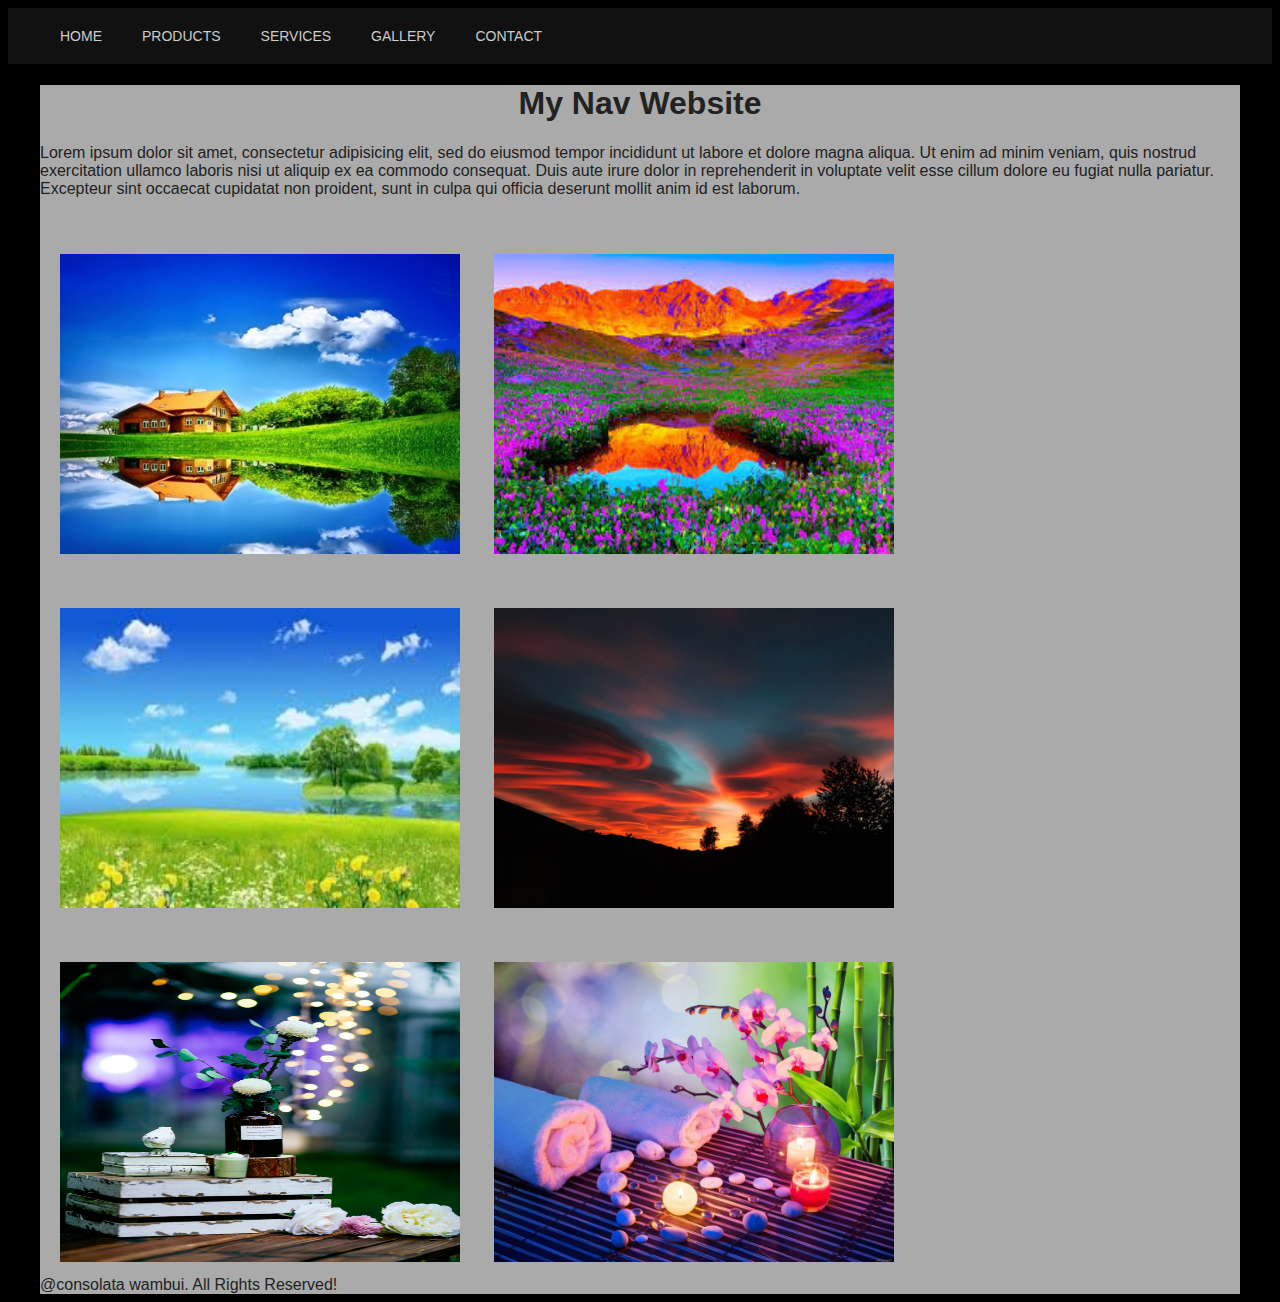
<file: index.html>
<!DOCTYPE html>
<html>
<head>
	<link rel="stylesheet" type="text/css" href="css/main.css">
	<title></title>
</head>
<body>
<header>
	<nav>
		<ul>
			<li><a href="home.html"> HOME</a></li>
			<li><a href="product.html"> PRODUCTS</a></li>
			<li><a href="service.html"> SERVICES</a></li>
			<li><a href="gallery.html"> GALLERY</a></li>
			<li><a href="contact.html">CONTACT</a></li>
		</ul>
	</nav>

</header>
<div class="container">
	<h1>My Nav Website</h1>

	<p> Lorem ipsum dolor sit amet, consectetur adipisicing elit, sed do eiusmod
	tempor incididunt ut labore et dolore magna aliqua. Ut enim ad minim veniam,
	quis nostrud exercitation ullamco laboris nisi ut aliquip ex ea commodo
	consequat. Duis aute irure dolor in reprehenderit in voluptate velit esse
	cillum dolore eu fugiat nulla pariatur. Excepteur sint occaecat cupidatat non
	proident, sunt in culpa qui officia deserunt mollit anim id est laborum.</p>

	<img src="images/pic.jpg" width="400" height="300">

	<img src="images/pic1.jpg" width="400" height="300">
	<img src="images/pic3.jpg" width="400" height="300">
	<img src="images/pic4.jpg" width="400" height="300">
	<img src="images/pic5.jpg" width="400" height="300">
	<img src="images/pic6.jpg" width="400" height="300">




	<footer>@consolata wambui. All Rights Reserved!</footer>
</div>  

</body>
</html>
</file>
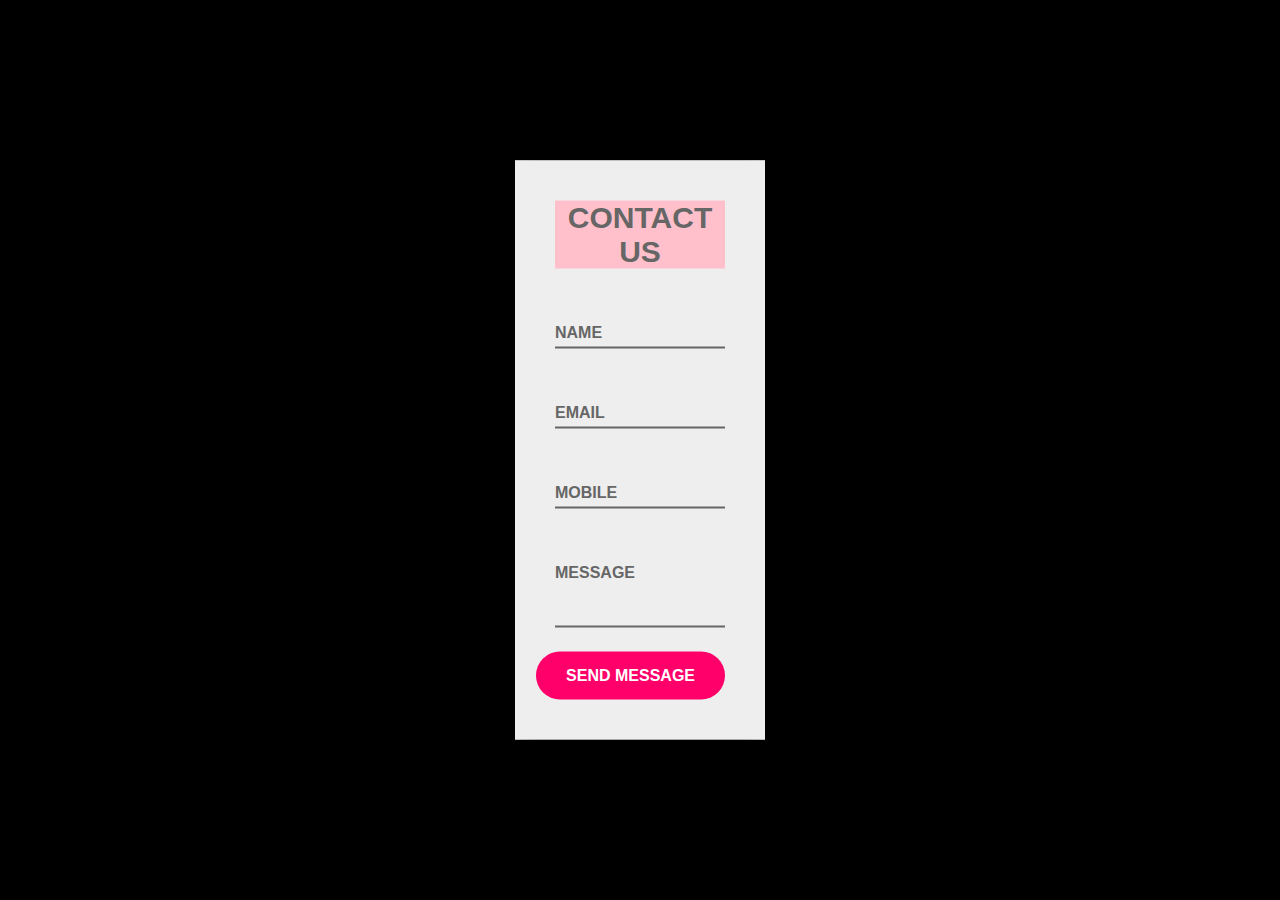
<file: contact.html>
<!DOCTYPE html>
<html>

<head>
    <title></title>
    <link rel="stylesheet" type="text/css" href="css/main.css">
</head>
<body>
    <div class="wrapper">
    <h2>Contact Us</h2>
    <form>
        <div class="input-field">
            <input type="text" name="" required="">
            <label>Name</label>
        </div>
        <div class="input-field">
            <input type="email" name="" required="">
            <label>Email</label>
        </div>
        <div class="input-field">
            <input type="tel" name="" required="">
            <label>Mobile</label>
        </div>
        <div class="input-field">
            <textarea rows="3" required=""></textarea>
            <label>message</label>
        </div>
        <input type="submit" name="" value="Send Message" class="btn">
    </form>
</div>
</body>
</html> 
<head>
    <title></title>
</head>
<body>
    <div class="wrapper">
    <h2>Contact Us</h2>
    <form>
        <div class="input-field">
            <input type="text" name="" required="">
            <label>Name</label>
        </div>
        <div class="input-field">
            <input type="email" name="" required="">
            <label>Email</label>
        </div>
        <div class="input-field">
            <input type="tel" name="" required="">
            <label>Mobile</label>
        </div>
        <div class="input-field">
            <textarea rows="3" required=""></textarea>
            <label>message</label>
        </div>
        <input type="submit" name="" value="Send Message" class="btn">
    </form>
</div>
</body>
</html> 
<head>
    <title></title>
</head>
<body>
    <div class="wrapper">
    <h2>Contact Us</h2>
    <form>
        <div class="input-field">
            <input type="text" name="" required="">
            <label>Name</label>
        </div>
        <div class="input-field">
            <input type="email" name="" required="">
            <label>Email</label>
        </div>
        <div class="input-field">
            <input type="tel" name="" required="">
            <label>Mobile</label>
        </div>
        <div class="input-field">
            <textarea rows="3" required=""></textarea>
            <label>message</label>
        </div>
        <input type="submit" name="" value="Send Message" class="btn">
    </form>
</div>
</body>
</html>
</file>
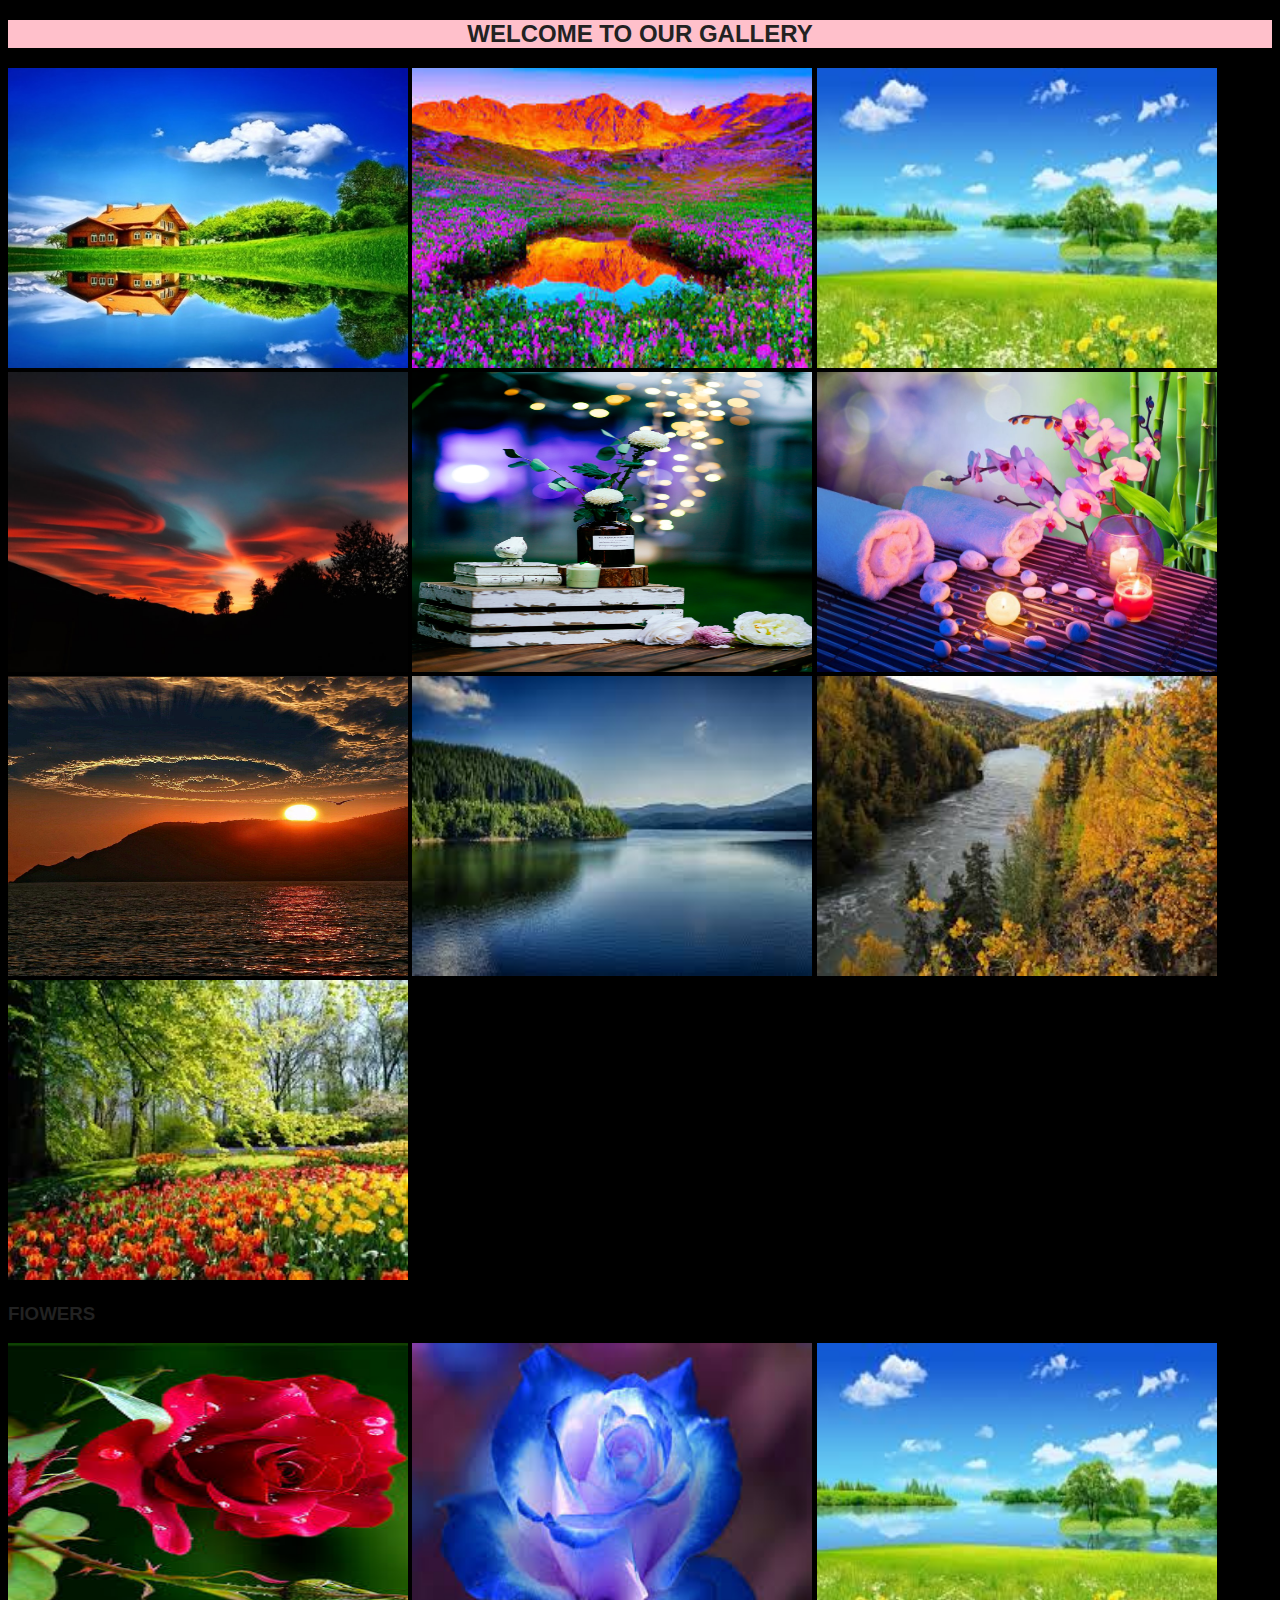
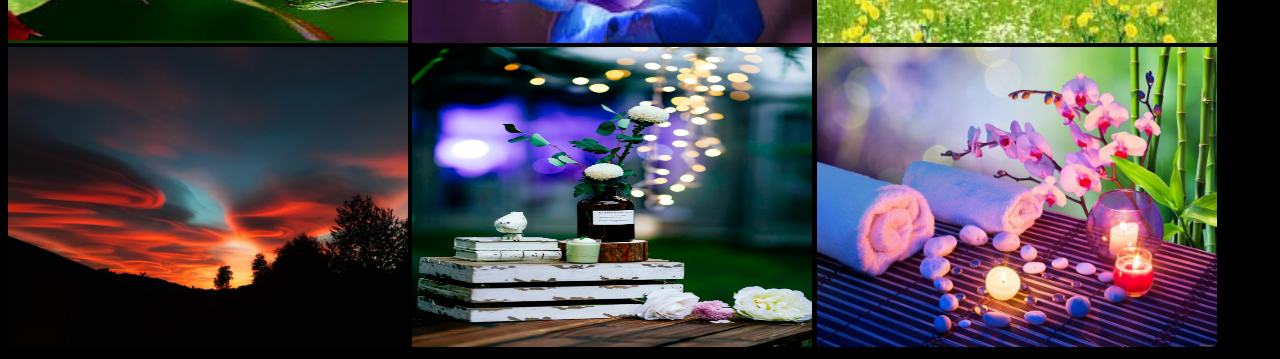
<file: gallery.html>
<!DOCTYPE html>
<!DOCTYPE html>
<html>
<head>
	<title></title>
	<link rel="stylesheet" type="text/css" href="css/main.css">
</head>
<body>

</body>
</head>
<body>
<h2> WELCOME TO OUR GALLERY</h2>

<img src="images/pic.jpg" width="400" height="300">
<img src="images/pic1.jpg" width="400" height="300">
<img src="images/pic3.jpg" width="400" height="300">
<img src="images/pic4.jpg" width="400" height="300">
<img src="images/pic5.jpg" width="400" height="300">
<img src="images/pic6.jpg" width="400" height="300">
<img src="images/sunset.jpg" width="400" height="300">
<img src="images/river.jpg"  width="400" height="300">
<img src="images/forest.jpg"  width="400" height="300">
<img src="images/flowers.jpg"  width="400" height="300">
  <h3> FlOWERS </h3>
<img src="images/img11.jpg" width="400" height="300">
<img src="images/img12.jpg" width="400" height="300">
<img src="images/pic3.jpg" width="400" height="300">
<img src="images/pic4.jpg" width="400" height="300">
<img src="images/pic5.jpg" width="400" height="300">
<img src="images/pic6.jpg" width="400" height="300">




</body>
</html>
</file>
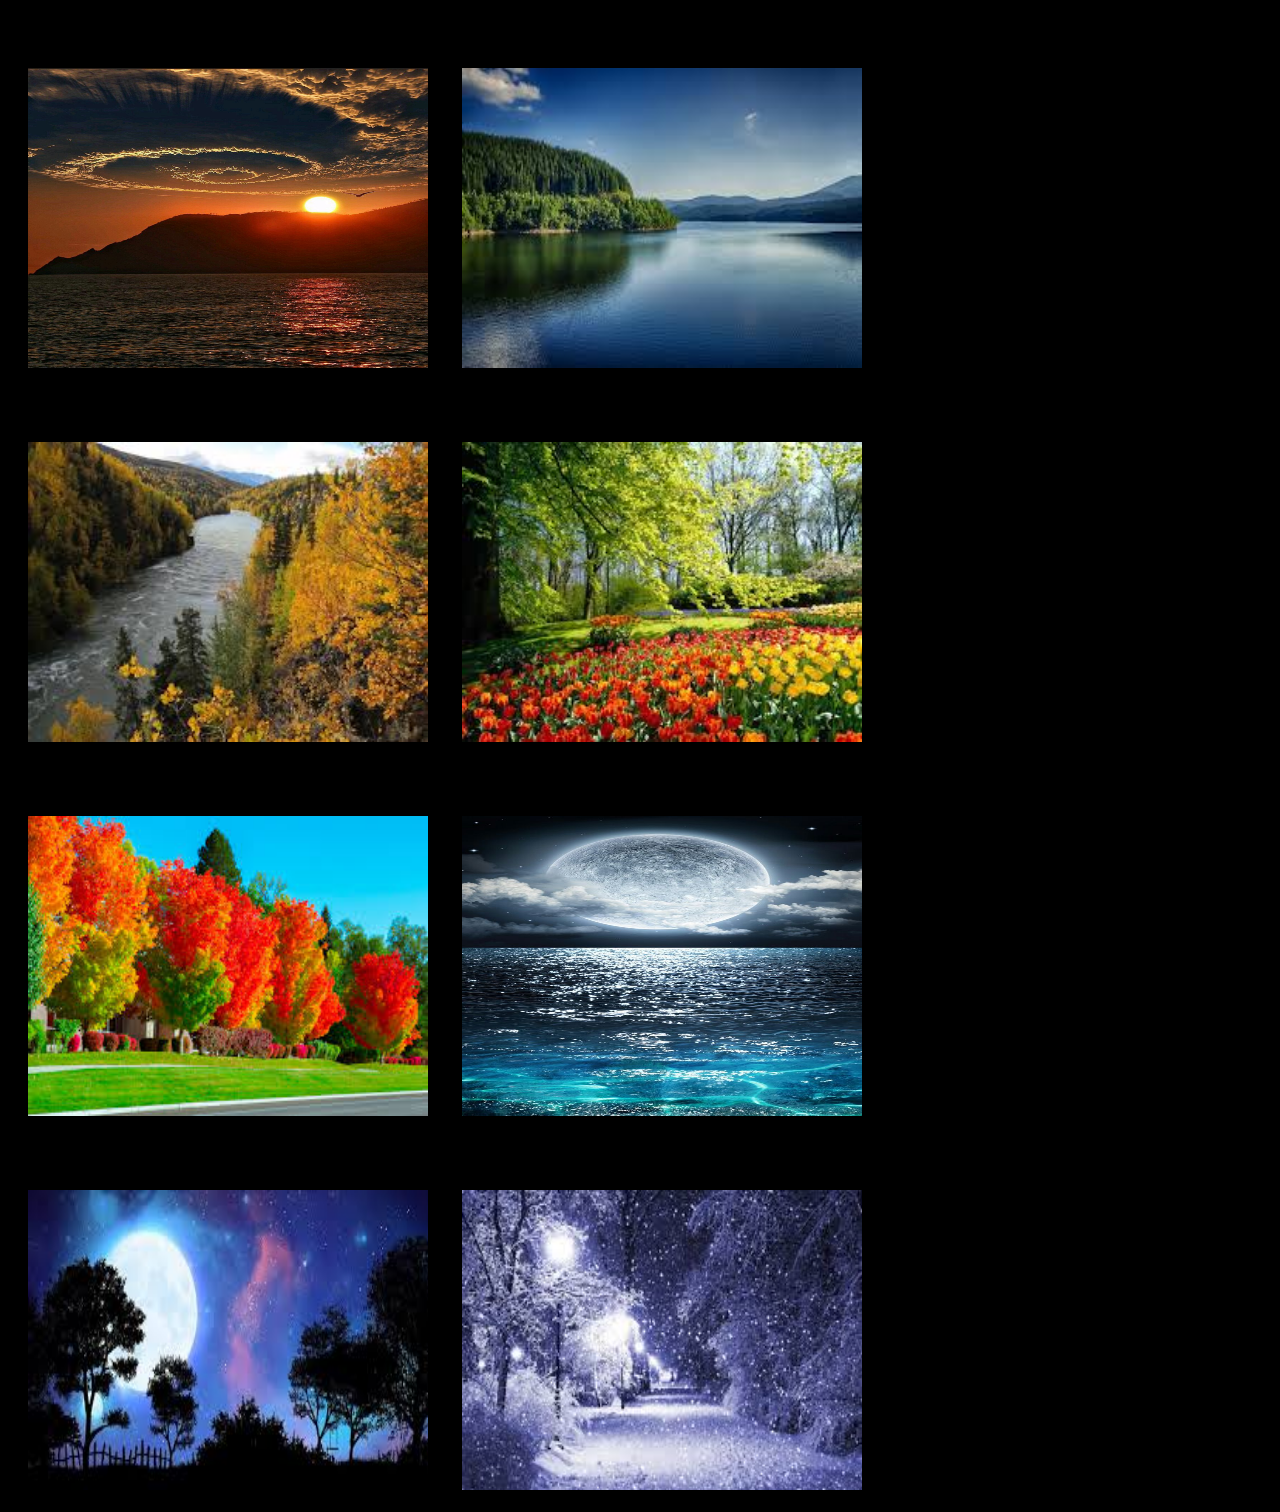
<file: home.html>
<!DOCTYPE html>
<html>
<head>

    <link rel="stylesheet" type="text/css" href="css/main.css">
	<title>HOME PAGE</title>

<body>
	<div class="home">
		<img src="images/sunset.jpg" alt="Sunset" width="400" height="300">
		<img src="images/river.jpg" alt="River" width="400" height="300">
		<img src="images/forest.jpg"  alt="Trees" width="400" height="300">
		<img src="images/flowers.jpg"  alt="Flowers" width="400" height="300">
        <img src="images/img7.jpg" alt="Sunset" width="400" height="300">
        <img src="images/img8.jpg" alt="River" width="400" height="300">
        <img src="images/img9.jpg"  alt="Trees" width="400" height="300">
        <img src="images/img10.jpg"  alt="Flowers" width="400" height="300">

	</div>
</body>
</html>
</file>
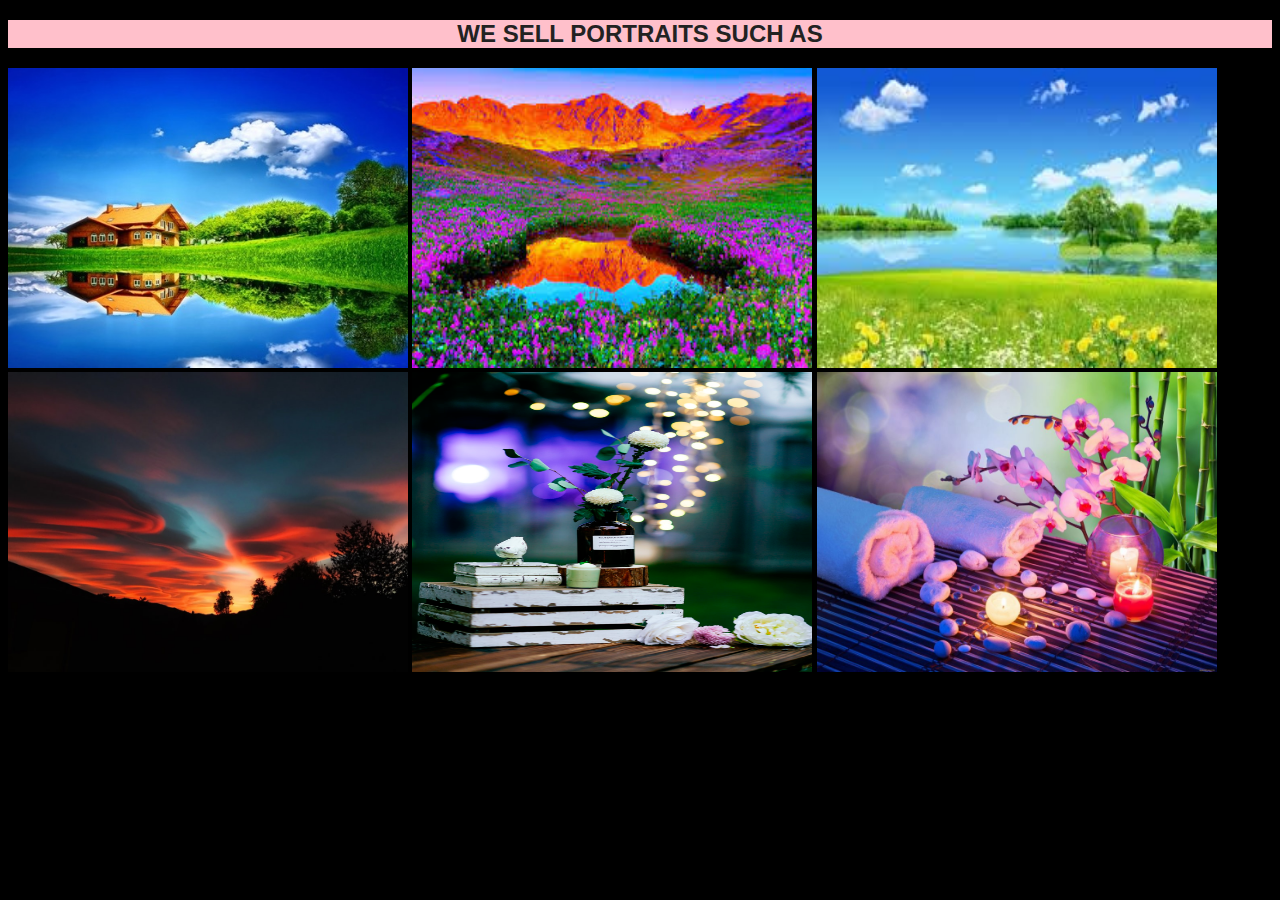
<file: service.html>
<!DOCTYPE html>
<!DOCTYPE html>
<html>
<head>
	<title></title>
	<link rel="stylesheet" type="text/css" href="css/main.css">


</head>
<body>
	<h2> WE SELL PORTRAITS SUCH AS </h2>
	<img src="images/pic.jpg" width="400" height="300">
	<img src="images/pic1.jpg" width="400" height="300">
	<img src="images/pic3.jpg" width="400" height="300">
	<img src="images/pic4.jpg" width="400" height="300">
	<img src="images/pic5.jpg" width="400" height="300">
	<img src="images/pic6.jpg" width="400" height="300">


</body>
</html>
</file>
<file: css/main.css>
body{
	background-color: #000;
	background-repeat: no-repeat;
	background-size: cover;
	color: #222;
	font-family:Aerial,Helvetica,sans-serif;
}
header{
	background-color: #111;
}
h1{
    text-align: center;
}

header nav{
	max-width:1200px;
	margin:0 auto;

}

header nav ul{
	padding:0;
	margin:0;
	overflow:auto;
}

header nav ul li{
	list-style: none;
	float:left;
}

header nav ul li a{
	color:#ccc;
	padding:20px;
	float:left;
	font-size:14px;
	text-decoration: none;
}

header nav ul li a:hover{
	color: cyan;
}

.container{
	background-color: #aaa;
	max-width:1200px;
	margin: 0 auto;
	min-height:200px;
}
.container img{
	margin: auto;
   margin-top:30px;
   margin-left: 10px;
   padding: 10px;

}

.home img{
margin: auto;
   margin-top:50px;
   margin-left: 10px;
   padding: 10px;



}

h2{
    text-align: center;
    background: pink;
}

.wrapper
{
    position: absolute;
    top: 50%;
    left: 50%;
    transform: translate(-50%,-50%);
    width: 250px;
    padding:40px;
    box-sizing: border-box;
    background: #eee;
    box-shadow: 0 10px 30px rgba(0,0,0,.5);
}
.wrapper h2
{
    color: #666;
    margin: 0;
    padding: 0;
    text-align: center;
    font-size: 30px;
    text-transform: uppercase;
}
.input-field
{
    position: relative;
    width: 100%;
    margin-top: 50px;
}
.input-field input,
.input-field textarea
{
    width: 100%;
    padding: 5px 0;
    box-sizing: border-box;
    background: transparent;
    border: none;
    outline: none;
    border-bottom: 2px solid #666;
    font-size: 16px;
    color: #666;
    font-weight: 700;
    text-transform: uppercase;
    resize: none;
}
.input-field label
{
    position: absolute;
    top: 0;
    left: 0;
    padding: 5px 0;
    pointer-events: none;
    font-size: 16px;
    color: #666;
    font-weight: 700;
    text-transform: uppercase;
    transition: 1s;
}
.input-field input:focus + label,
.input-field textarea:focus + label,
.input-field input:valid + label,
.input-field textarea:valid + label
{
    top: -25px;
    font-size: 16px;
    padding: 2px 5px;
    background: #ff006a;
    color: #ff0;
    border-radius: 4px;
}
.btn
{
    margin-top: 20px;
    background: #ff006a;
    color: #fff;
    padding: 15px 30px;
    border: none;
    outline: none;
    border-radius: 30px;
    font-weight: 700;
    text-transform: uppercase;
    font-size: 16px;
    transition: 0.5s;
    float: right;
}
.btn:hover
{
    background: #6b3aff;
}
</file>
